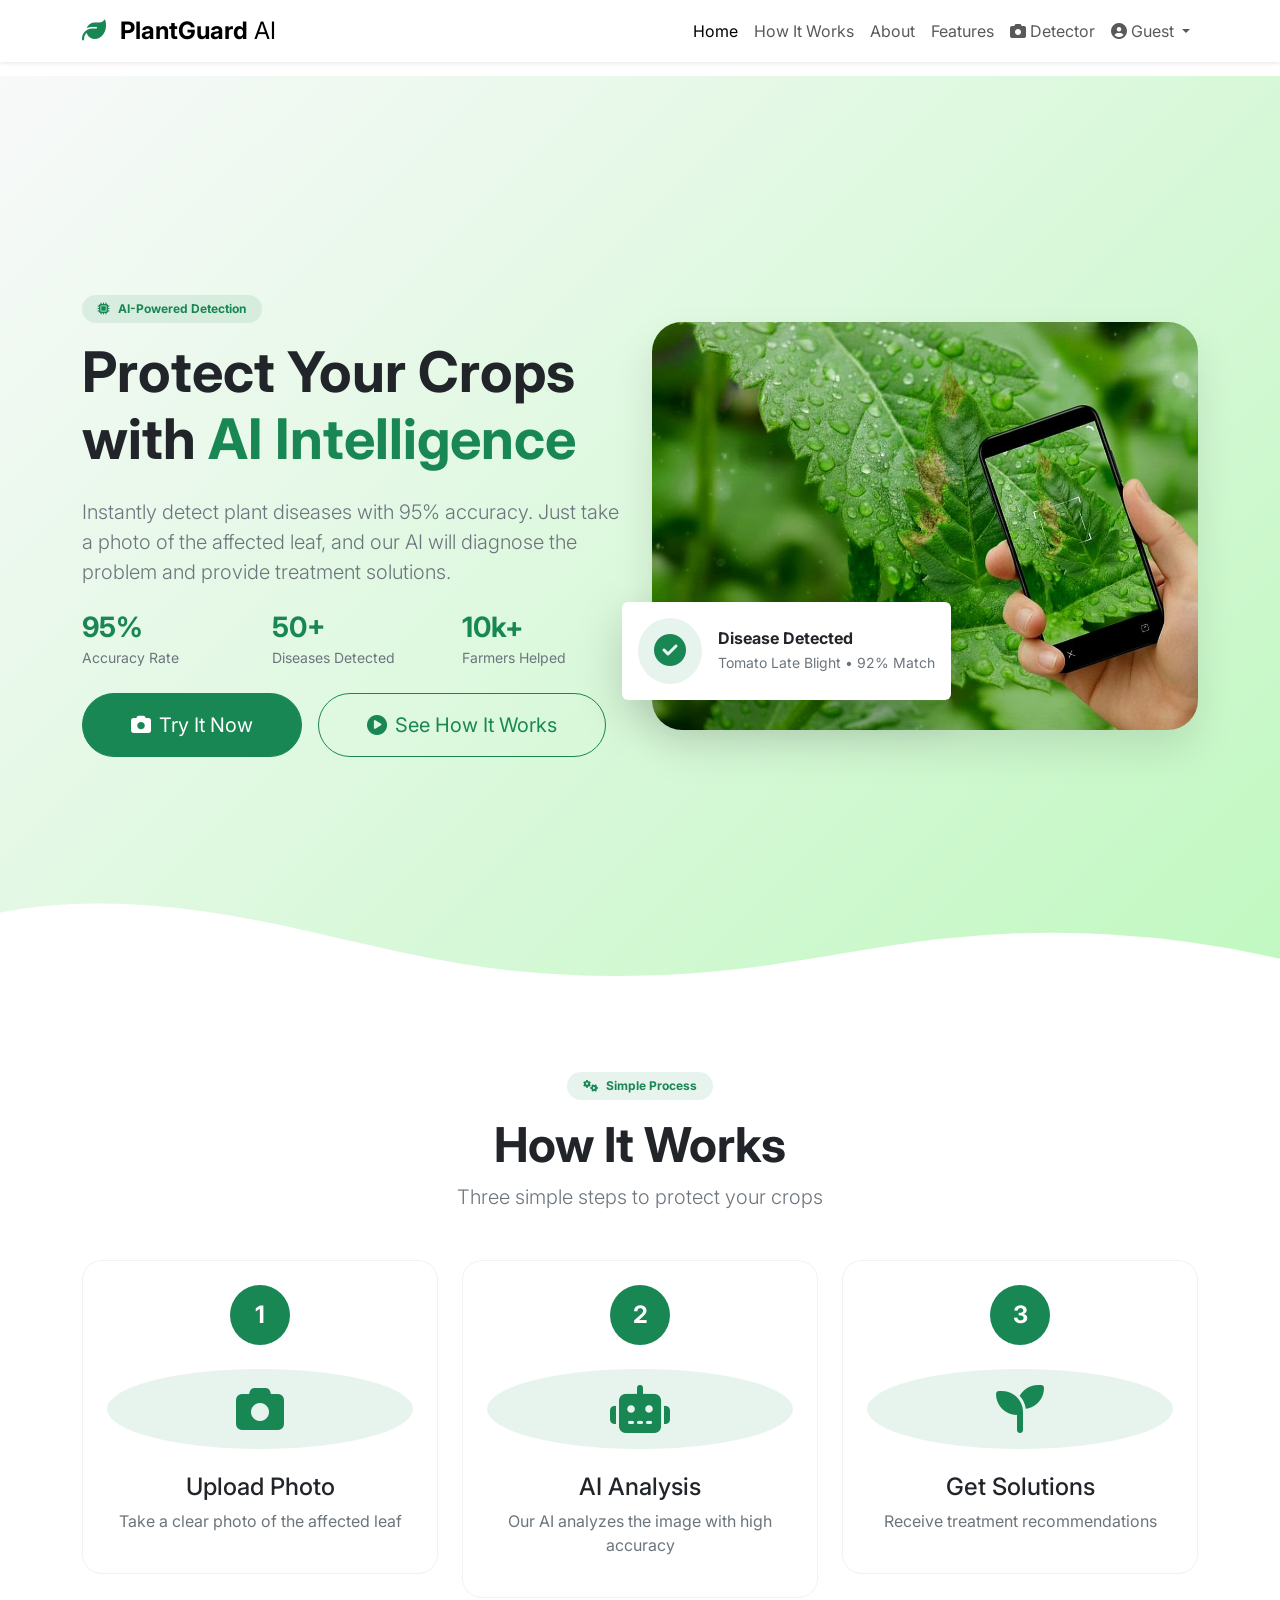
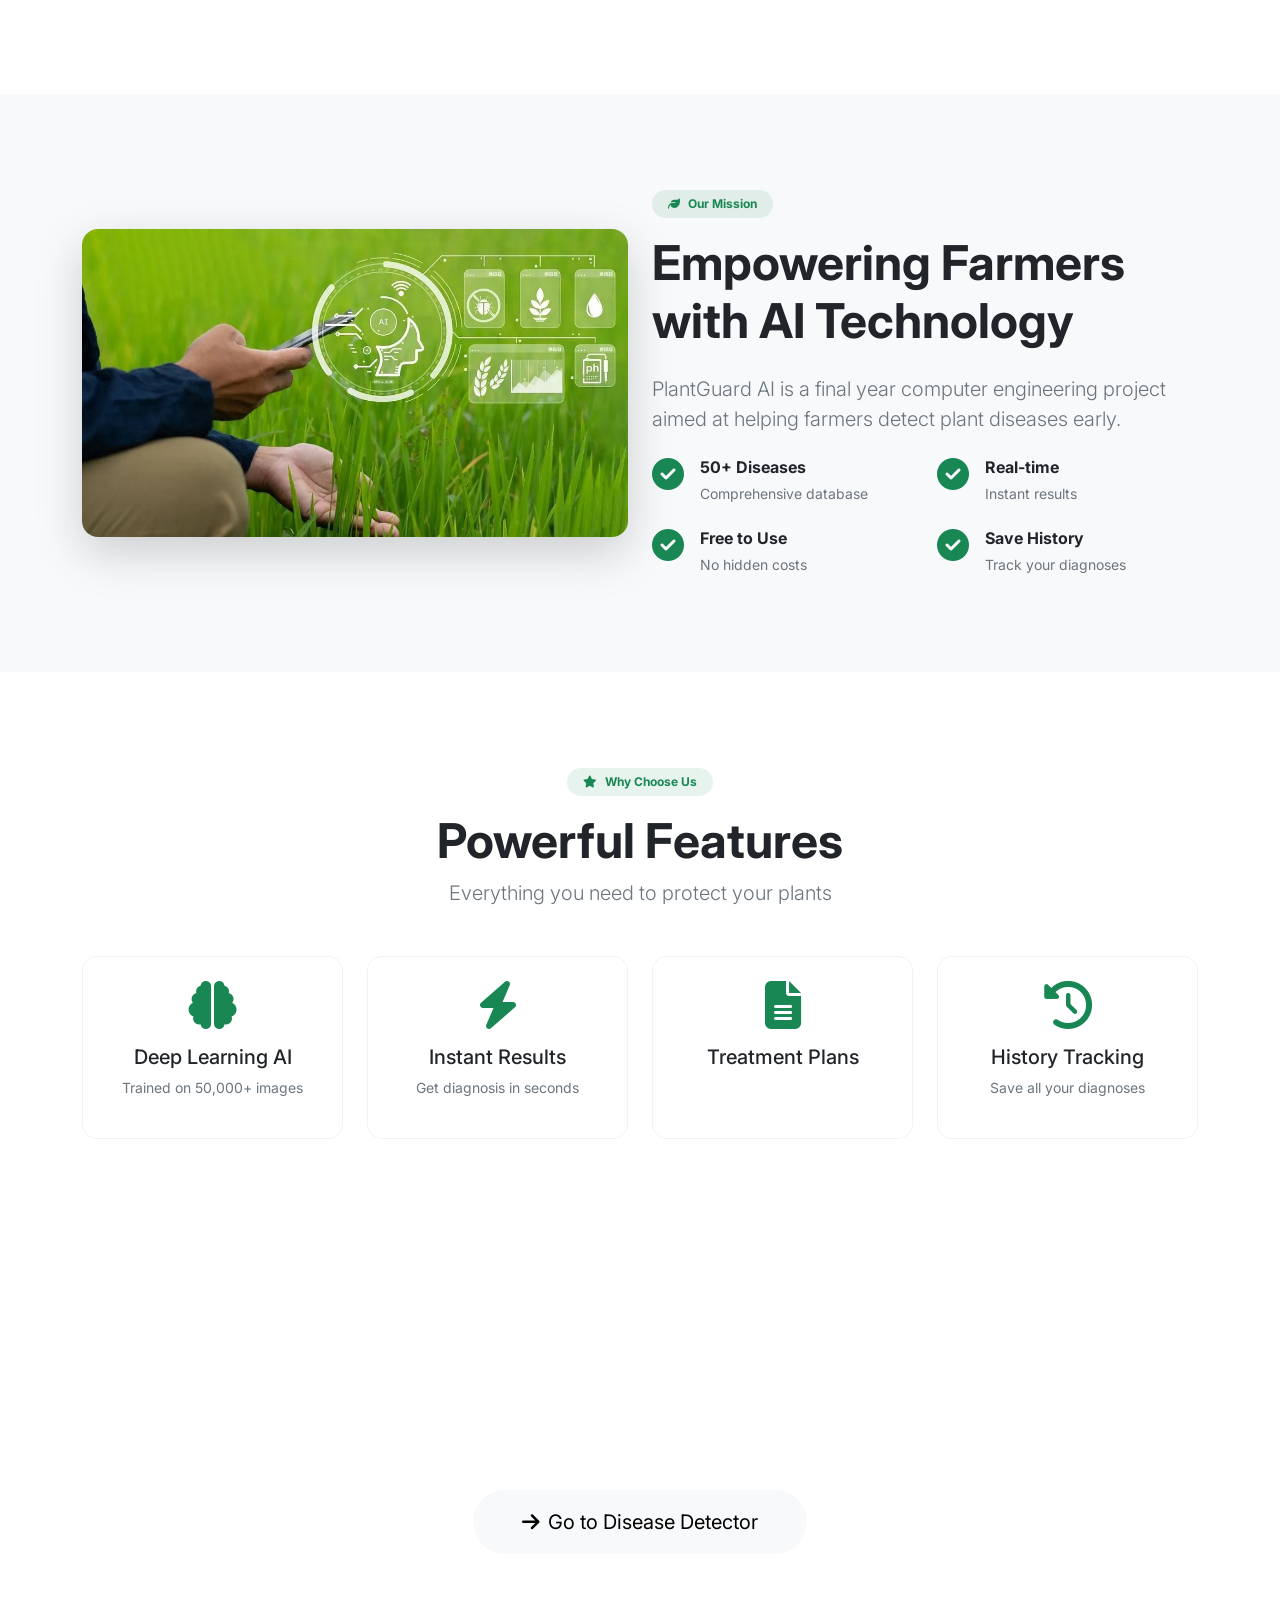
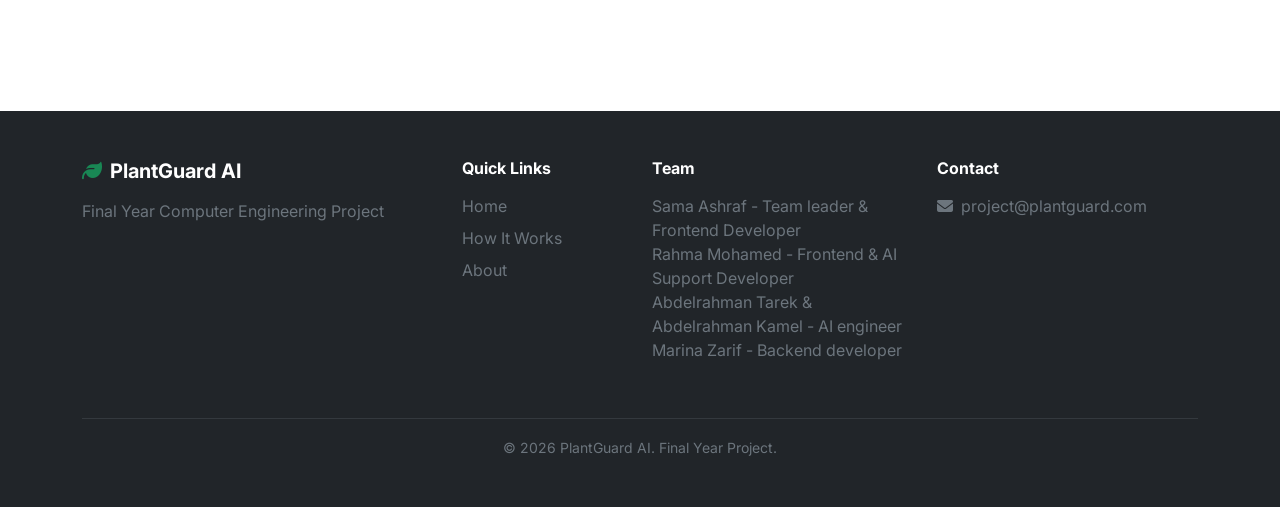
<file: index.html>
<!DOCTYPE html>
<html lang="en">
<head>
    <meta charset="UTF-8">
    <meta name="viewport" content="width=device-width, initial-scale=1.0">
    <link rel="icon" type="image/jpg" href="./img/logo2.png">
    <title>PlantGuard AI - Disease Detection System</title>
    
    <!-- Bootstrap CSS -->
    <link href="https://cdn.jsdelivr.net/npm/bootstrap@5.3.2/dist/css/bootstrap.min.css" rel="stylesheet">
    
    <!-- Font Awesome -->
    <link rel="stylesheet" href="https://cdnjs.cloudflare.com/ajax/libs/font-awesome/6.5.1/css/all.min.css">
    
    <!-- AOS Animation -->
    <link href="https://unpkg.com/aos@2.3.1/dist/aos.css" rel="stylesheet">
    
    <!-- Custom CSS -->
    <link rel="stylesheet" href="./css/style.css">
</head>
<body>

    <!-- Navigation Bar -->
    <nav class="navbar navbar-expand-lg navbar-light bg-white fixed-top shadow-sm">
        <div class="container">
            <a class="navbar-brand" href="index.html">
                <i class="fas fa-leaf text-success me-2"></i>
                <span class="fw-bold">PlantGuard</span> AI
            </a>
            <button class="navbar-toggler" type="button" data-bs-toggle="collapse" data-bs-target="#navbarNav">
                <span class="navbar-toggler-icon"></span>
            </button>
            <div class="collapse navbar-collapse" id="navbarNav">
                <ul class="navbar-nav ms-auto">
                    <li class="nav-item">
                        <a class="nav-link active" href="#home">Home</a>
                    </li>
                    <li class="nav-item">
                        <a class="nav-link" href="#how-it-works">How It Works</a>
                    </li>
                    <li class="nav-item">
                        <a class="nav-link" href="#about">About</a>
                    </li>
                    <li class="nav-item">
                        <a class="nav-link" href="#features">Features</a>
                    </li>
                    <li class="nav-item">
                        <a class="nav-link" href="#" id="navbarDetectorLink">
                            <i class="fas fa-camera me-1"></i>Detector
                        </a>
                    </li>
                    <li class="nav-item dropdown">
                        <a class="nav-link dropdown-toggle" href="#" id="userDropdown" role="button" data-bs-toggle="dropdown">
                            <i class="fas fa-user-circle"></i> <span id="userNameDisplay">Guest</span>
                        </a>
                        <ul class="dropdown-menu dropdown-menu-end" id="userDropdownMenu">
                            <li><a class="dropdown-item" href="#" data-bs-toggle="modal" data-bs-target="#loginModal">Login</a></li>
                            <li><a class="dropdown-item" href="#" data-bs-toggle="modal" data-bs-target="#signupModal">Sign Up</a></li>
                        </ul>
                    </li>
                </ul>
            </div>
        </div>
    </nav>

    <!-- Hero Section -->
    <section id="home" class="hero-section">
        <div class="container">
            <div class="row min-vh-100 align-items-center">
                <div class="col-lg-6" data-aos="fade-right">
                    <span class="badge bg-success bg-opacity-10 text-success px-3 py-2 rounded-pill mb-3">
                        <i class="fas fa-microchip me-2"></i>AI-Powered Detection
                    </span>
                    <h1 class="display-4 fw-bold mb-4">
                        Protect Your Crops with <span class="text-success">AI Intelligence</span>
                    </h1>
                    <p class="lead text-secondary mb-4">
                        Instantly detect plant diseases with 95% accuracy. Just take a photo of the affected leaf, and our AI will diagnose the problem and provide treatment solutions.
                    </p>
                    
                    <!-- Stats -->
                    <div class="row mb-4">
                        <div class="col-4">
                            <h3 class="fw-bold text-success mb-0">95%</h3>
                            <small class="text-secondary">Accuracy Rate</small>
                        </div>
                        <div class="col-4">
                            <h3 class="fw-bold text-success mb-0">50+</h3>
                            <small class="text-secondary">Diseases Detected</small>
                        </div>
                        <div class="col-4">
                            <h3 class="fw-bold text-success mb-0">10k+</h3>
                            <small class="text-secondary">Farmers Helped</small>
                        </div>
                    </div>
                    
                    <!-- CTA Buttons -->
                    <div class="d-flex flex-wrap gap-3">
                        <button class="btn btn-success btn-lg rounded-pill px-5 py-3" id="heroTryNowBtn">
                            <i class="fas fa-camera me-2"></i>Try It Now
                        </button>
                        <a href="#how-it-works" class="btn btn-outline-success btn-lg rounded-pill px-5 py-3">
                            <i class="fas fa-play-circle me-2"></i>See How It Works
                        </a>
                    </div>
                </div>
                
                <!-- Hero Image -->
                <div class="col-lg-6" data-aos="fade-left">
                    <div class="hero-image-wrapper">
                        <img src="img/heroplant.jpeg" alt="Farmer using mobile app" class="img-fluid hero-image">
                        <div class="floating-card">
                            <div class="card border-0 shadow-lg">
                                <div class="card-body">
                                    <div class="d-flex align-items-center">
                                        <div class="bg-success bg-opacity-10 rounded-circle p-3 me-3">
                                            <i class="fas fa-check-circle text-success fa-2x"></i>
                                        </div>
                                        <div>
                                            <h6 class="fw-bold mb-1">Disease Detected</h6>
                                            <p class="small text-secondary mb-0">Tomato Late Blight • 92% Match</p>
                                        </div>
                                    </div>
                                </div>
                            </div>
                        </div>
                    </div>
                </div>
            </div>
        </div>
        <div class="wave-divider">
            <svg viewBox="0 0 1200 120" preserveAspectRatio="none">
                <path d="M321.39,56.44c58-10.79,114.16-30.13,172-41.86,82.39-16.72,168.19-17.73,250.45-.39C823.78,31,906.67,72,985.66,92.83c70.05,18.48,146.53,26.09,214.34,3V0H0V27.35A600.21,600.21,0,0,0,321.39,56.44Z" class="shape-fill"></path>
            </svg>
        </div>
    </section>

    <!-- How It Works Section -->
    <section id="how-it-works" class="py-5">
        <div class="container py-5">
            <div class="text-center mb-5" data-aos="fade-up">
                <span class="badge bg-success bg-opacity-10 text-success px-3 py-2 rounded-pill mb-3">
                    <i class="fas fa-cogs me-2"></i>Simple Process
                </span>
                <h2 class="display-5 fw-bold">How It Works</h2>
                <p class="lead text-secondary col-lg-8 mx-auto">Three simple steps to protect your crops</p>
            </div>
            
            <div class="row g-4">
                <div class="col-md-4" data-aos="fade-up" data-aos-delay="100">
                    <div class="step-card text-center p-4">
                        <div class="step-number mx-auto mb-4">1</div>
                        <div class="icon-wrapper bg-success bg-opacity-10 rounded-circle p-3 mb-4">
                            <i class="fas fa-camera text-success fa-3x"></i>
                        </div>
                        <h4>Upload Photo</h4>
                        <p class="text-secondary">Take a clear photo of the affected leaf</p>
                    </div>
                </div>
                
                <div class="col-md-4" data-aos="fade-up" data-aos-delay="200">
                    <div class="step-card text-center p-4">
                        <div class="step-number mx-auto mb-4">2</div>
                        <div class="icon-wrapper bg-success bg-opacity-10 rounded-circle p-3 mb-4">
                            <i class="fas fa-robot text-success fa-3x"></i>
                        </div>
                        <h4>AI Analysis</h4>
                        <p class="text-secondary">Our AI analyzes the image with high accuracy</p>
                    </div>
                </div>
                
                <div class="col-md-4" data-aos="fade-up" data-aos-delay="300">
                    <div class="step-card text-center p-4">
                        <div class="step-number mx-auto mb-4">3</div>
                        <div class="icon-wrapper bg-success bg-opacity-10 rounded-circle p-3 mb-4">
                            <i class="fas fa-seedling text-success fa-3x"></i>
                        </div>
                        <h4>Get Solutions</h4>
                        <p class="text-secondary">Receive treatment recommendations</p>
                    </div>
                </div>
            </div>
        </div>
    </section>

    <!-- About Section -->
    <section id="about" class="py-5 bg-light">
        <div class="container py-5">
            <div class="row align-items-center">
                <div class="col-lg-6 mb-4 mb-lg-0" data-aos="fade-right">
                    <img src="img/about.webp" alt="Healthy crops" class="img-fluid rounded-4 shadow-lg">
                </div>
                <div class="col-lg-6" data-aos="fade-left">
                    <span class="badge bg-success bg-opacity-10 text-success px-3 py-2 rounded-pill mb-3">
                        <i class="fas fa-leaf me-2"></i>Our Mission
                    </span>
                    <h2 class="display-5 fw-bold mb-4">Empowering Farmers with AI Technology</h2>
                    <p class="lead text-secondary mb-4">
                        PlantGuard AI is a final year computer engineering project aimed at helping farmers detect plant diseases early.
                    </p>
                    
                    <div class="row g-4">
                        <div class="col-6">
                            <div class="d-flex">
                                <i class="fas fa-check-circle text-success fa-2x me-3"></i>
                                <div>
                                    <h6 class="fw-bold mb-1">50+ Diseases</h6>
                                    <small class="text-secondary">Comprehensive database</small>
                                </div>
                            </div>
                        </div>
                        <div class="col-6">
                            <div class="d-flex">
                                <i class="fas fa-check-circle text-success fa-2x me-3"></i>
                                <div>
                                    <h6 class="fw-bold mb-1">Real-time</h6>
                                    <small class="text-secondary">Instant results</small>
                                </div>
                            </div>
                        </div>
                        <div class="col-6">
                            <div class="d-flex">
                                <i class="fas fa-check-circle text-success fa-2x me-3"></i>
                                <div>
                                    <h6 class="fw-bold mb-1">Free to Use</h6>
                                    <small class="text-secondary">No hidden costs</small>
                                </div>
                            </div>
                        </div>
                        <div class="col-6">
                            <div class="d-flex">
                                <i class="fas fa-check-circle text-success fa-2x me-3"></i>
                                <div>
                                    <h6 class="fw-bold mb-1">Save History</h6>
                                    <small class="text-secondary">Track your diagnoses</small>
                                </div>
                            </div>
                        </div>
                    </div>
                </div>
            </div>
        </div>
    </section>

    <!-- Features Section -->
    <section id="features" class="py-5">
        <div class="container py-5">
            <div class="text-center mb-5" data-aos="fade-up">
                <span class="badge bg-success bg-opacity-10 text-success px-3 py-2 rounded-pill mb-3">
                    <i class="fas fa-star me-2"></i>Why Choose Us
                </span>
                <h2 class="display-5 fw-bold">Powerful Features</h2>
                <p class="lead text-secondary col-lg-8 mx-auto">Everything you need to protect your plants</p>
            </div>
            
            <div class="row g-4">
                <div class="col-md-6 col-lg-3" data-aos="flip-left" data-aos-delay="100">
                    <div class="feature-card p-4 text-center">
                        <i class="fas fa-brain text-success fa-3x mb-3"></i>
                        <h5>Deep Learning AI</h5>
                        <p class="text-secondary small">Trained on 50,000+ images</p>
                    </div>
                </div>
                <div class="col-md-6 col-lg-3" data-aos="flip-left" data-aos-delay="200">
                    <div class="feature-card p-4 text-center">
                        <i class="fas fa-bolt text-success fa-3x mb-3"></i>
                        <h5>Instant Results</h5>
                        <p class="text-secondary small">Get diagnosis in seconds</p>
                    </div>
                </div>
                <div class="col-md-6 col-lg-3" data-aos="flip-left" data-aos-delay="300">
                    <div class="feature-card p-4 text-center">
                        <i class="fas fa-file-alt text-success fa-3x mb-3"></i>
                        <h5>Treatment Plans</h5>
                        <p class="text-secondary small"></p>
                    </div>
                </div>
                <div class="col-md-6 col-lg-3" data-aos="flip-left" data-aos-delay="400">
                    <div class="feature-card p-4 text-center">
                        <i class="fas fa-history text-success fa-3x mb-3"></i>
                        <h5>History Tracking</h5>
                        <p class="text-secondary small">Save all your diagnoses</p>
                    </div>
                </div>
            </div>
        </div>
    </section>

    <!-- Call to Action -->
    <section id="detector" class="cta-section py-5">
        <div class="container py-5 text-center">
            <div class="row justify-content-center">
                <div class="col-lg-8">
                    <h2 class="display-5 fw-bold mb-4 text-white">Ready to Protect Your Plants?</h2>
                    <p class="lead mb-5 text-white">
                        Upload a photo now and get instant disease detection results.
                    </p>
                    <button class="btn btn-light btn-lg rounded-pill px-5 py-3" id="ctaDetectorBtn">
                        <i class="fas fa-arrow-right me-2"></i>Go to Disease Detector
                    </button>
                    <p class="small mt-4 text-white opacity-75">
                        <i class="fas me-2"></i>100% free • Create an account to save your history
                    </p>
                </div>
            </div>
        </div>
    </section>

    <!-- Footer -->
    <footer class="bg-dark text-white py-5">
        <div class="container">
            <div class="row">
                <div class="col-lg-4 mb-4">
                    <h5 class="fw-bold mb-3">
                        <i class="fas fa-leaf text-success me-2"></i>PlantGuard AI
                    </h5>
                    <p class="text-secondary">Final Year Computer Engineering Project</p>
                </div>
                <div class="col-lg-2 col-md-4 mb-4">
                    <h6 class="fw-bold mb-3">Quick Links</h6>
                    <ul class="list-unstyled">
                        <li class="mb-2"><a href="#home" class="text-secondary text-decoration-none">Home</a></li>
                        <li class="mb-2"><a href="#how-it-works" class="text-secondary text-decoration-none">How It Works</a></li>
                        <li class="mb-2"><a href="#about" class="text-secondary text-decoration-none">About</a></li>
                    </ul>
                </div>
                <div class="col-lg-3 col-md-4 mb-4">
                    <h6 class="fw-bold mb-3">Team</h6>
                    <ul class="list-unstyled text-secondary">
                        <li>Sama Ashraf - Team leader & Frontend Developer</li>
                        <li>Rahma Mohamed - Frontend & AI Support Developer</li>
                        <li>Abdelrahman Tarek & Abdelrahman Kamel - AI engineer</li>
                        <li>Marina Zarif - Backend developer</li>

                    </ul>
                </div>
                <div class="col-lg-3 col-md-4 mb-4">
                    <h6 class="fw-bold mb-3">Contact</h6>
                    <ul class="list-unstyled text-secondary">
                        <li><i class="fas fa-envelope me-2"></i>project@plantguard.com</li>
                    </ul>
                </div>
            </div>
            <hr class="border-secondary">
            <div class="text-center text-secondary">
                <small>© 2026 PlantGuard AI. Final Year Project.</small>
            </div>
        </div>
    </footer>

    <!-- Login Modal -->
    <div class="modal fade" id="loginModal" tabindex="-1">
        <div class="modal-dialog modal-dialog-centered">
            <div class="modal-content">
                <div class="modal-header border-0">
                    <h5 class="modal-title fw-bold">Welcome Back</h5>
                    <button type="button" class="btn-close" data-bs-dismiss="modal"></button>
                </div>
                <div class="modal-body p-4">
                    <form id="loginForm">
                        <div class="mb-3">
                            <label class="form-label">Email</label>
                            <input type="email" class="form-control" id="loginEmail" required>
                        </div>
                        <div class="mb-3">
                            <label class="form-label">Password</label>
                            <input type="password" class="form-control" id="loginPassword" required>
                        </div>
                        <button type="submit" class="btn btn-success w-100 btn-lg">Login</button>
                        <div class="text-center mt-3">
                            <span class="text-secondary">No account?</span>
                            <a href="#" data-bs-dismiss="modal" data-bs-toggle="modal" data-bs-target="#signupModal">Sign up</a>
                        </div>
                    </form>
                </div>
            </div>
        </div>
    </div>

    <!-- Signup Modal -->
    <div class="modal fade" id="signupModal" tabindex="-1">
        <div class="modal-dialog modal-dialog-centered">
            <div class="modal-content">
                <div class="modal-header border-0">
                    <h5 class="modal-title fw-bold">Create Account</h5>
                    <button type="button" class="btn-close" data-bs-dismiss="modal"></button>
                </div>
                <div class="modal-body p-4">
                    <form id="signupForm">
                        <div class="mb-3">
                            <label class="form-label">Full Name</label>
                            <input type="text" class="form-control" id="signupName" required>
                        </div>
                        <div class="mb-3">
                            <label class="form-label">Email</label>
                            <input type="email" class="form-control" id="signupEmail" required>
                        </div>
                        <div class="mb-3">
                            <label class="form-label">Password</label>
                            <input type="password" class="form-control" id="signupPassword" required>
                        </div>
                        <div class="mb-3">
                            <label class="form-label">Confirm Password</label>
                            <input type="password" class="form-control" id="signupConfirmPassword" required>
                        </div>
                        <div class="mb-3 form-check">
                            <input type="checkbox" class="form-check-input" id="termsCheck">
                            <label class="form-check-label">I agree to the Terms</label>
                        </div>
                        <button type="submit" class="btn btn-success w-100 btn-lg">Sign Up</button>
                        <div class="text-center mt-3">
                            <span class="text-secondary">Have an account?</span>
                            <a href="#" data-bs-dismiss="modal" data-bs-toggle="modal" data-bs-target="#loginModal">Login</a>
                        </div>
                    </form>
                </div>
            </div>
        </div>
    </div>

    <!-- Scripts -->
    <script src="https://cdn.jsdelivr.net/npm/bootstrap@5.3.2/dist/js/bootstrap.bundle.min.js"></script>
    <script src="https://unpkg.com/aos@2.3.1/dist/aos.js"></script>
    <script src="./js/index.js"></script>
</body>
</html>
</file>
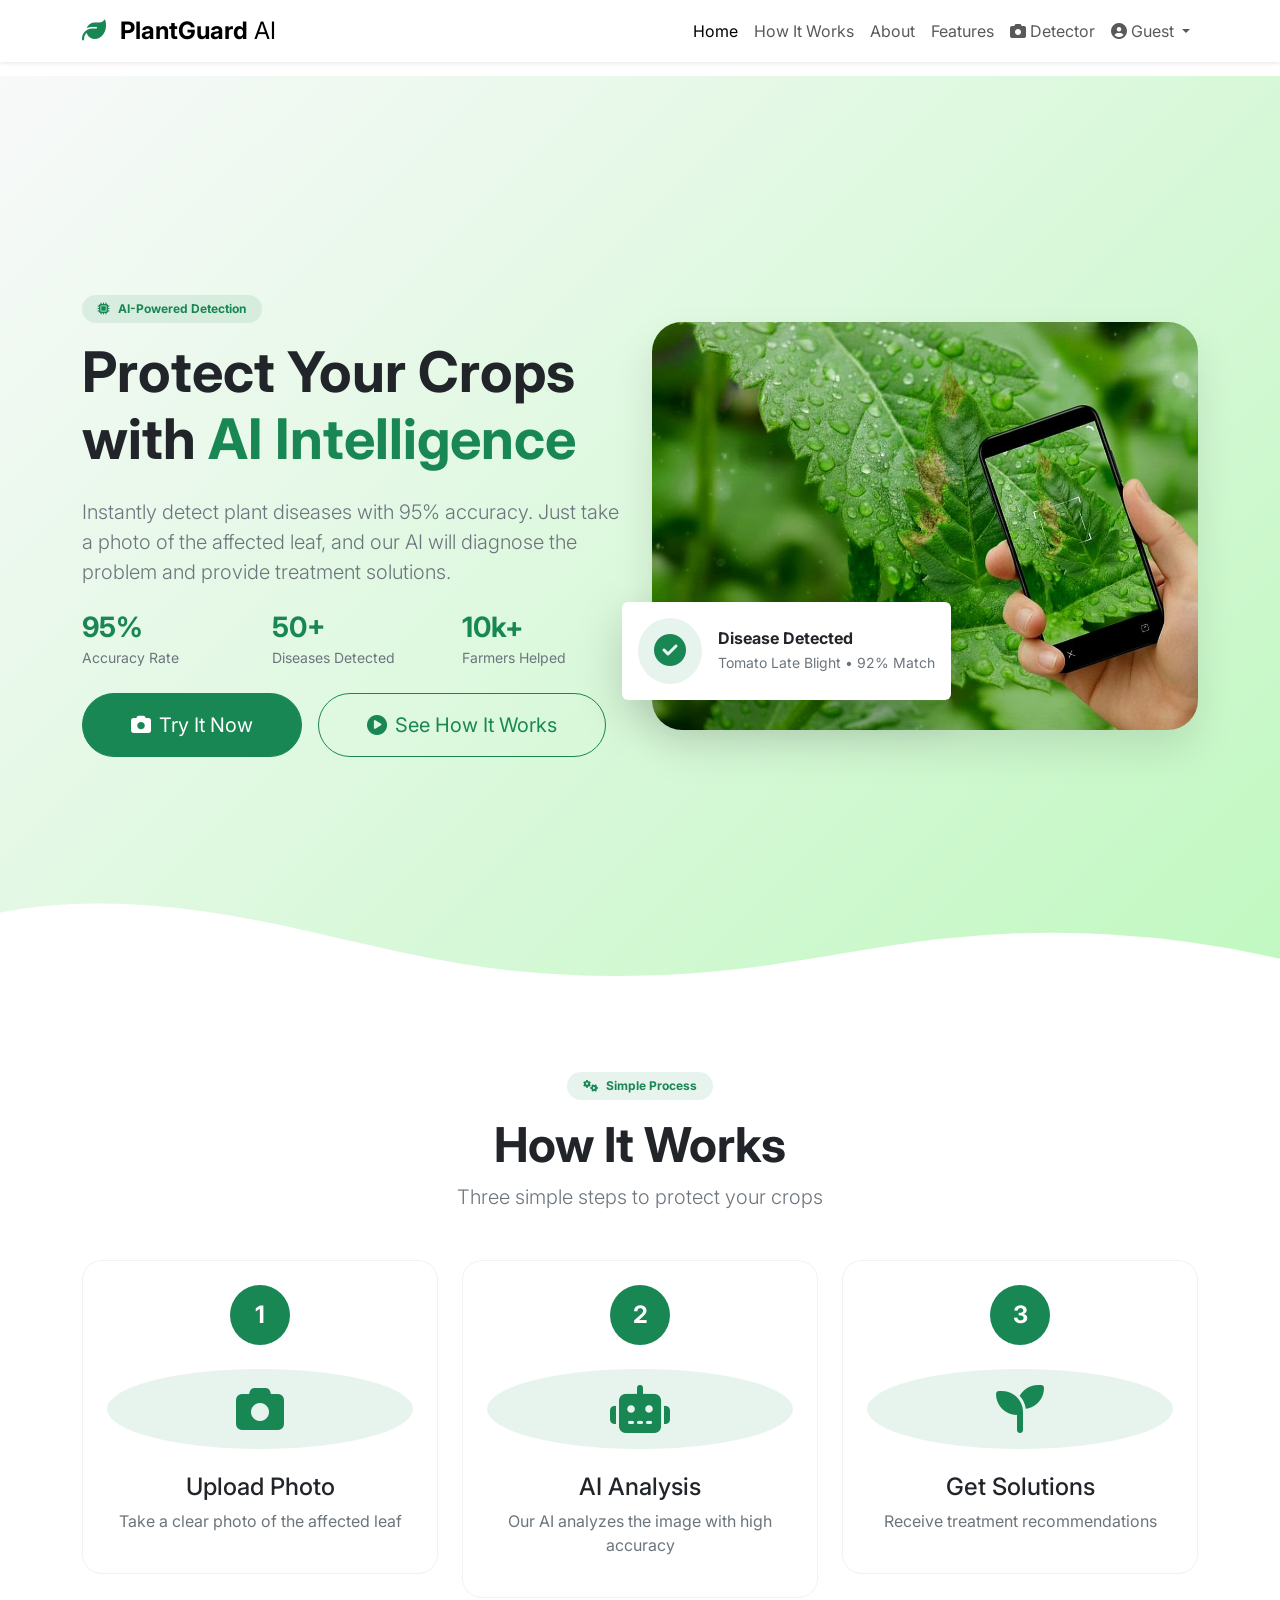
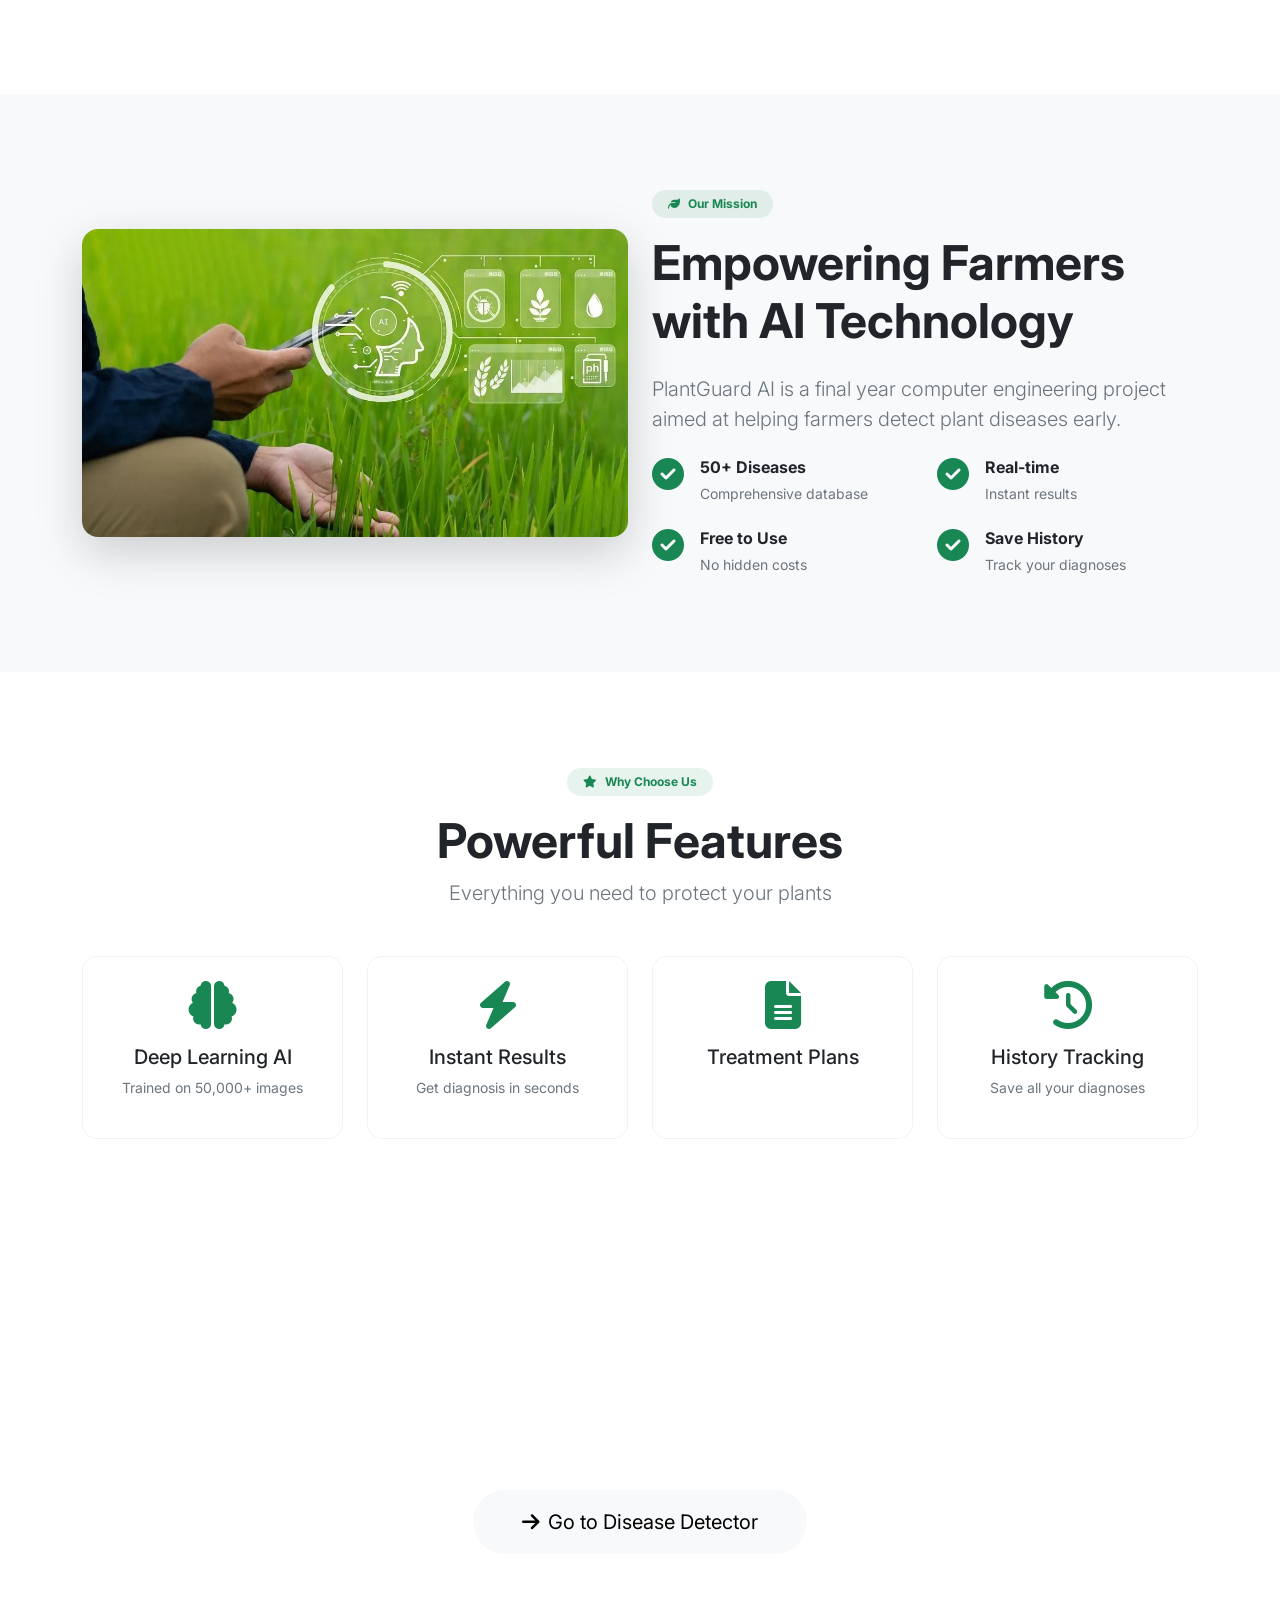
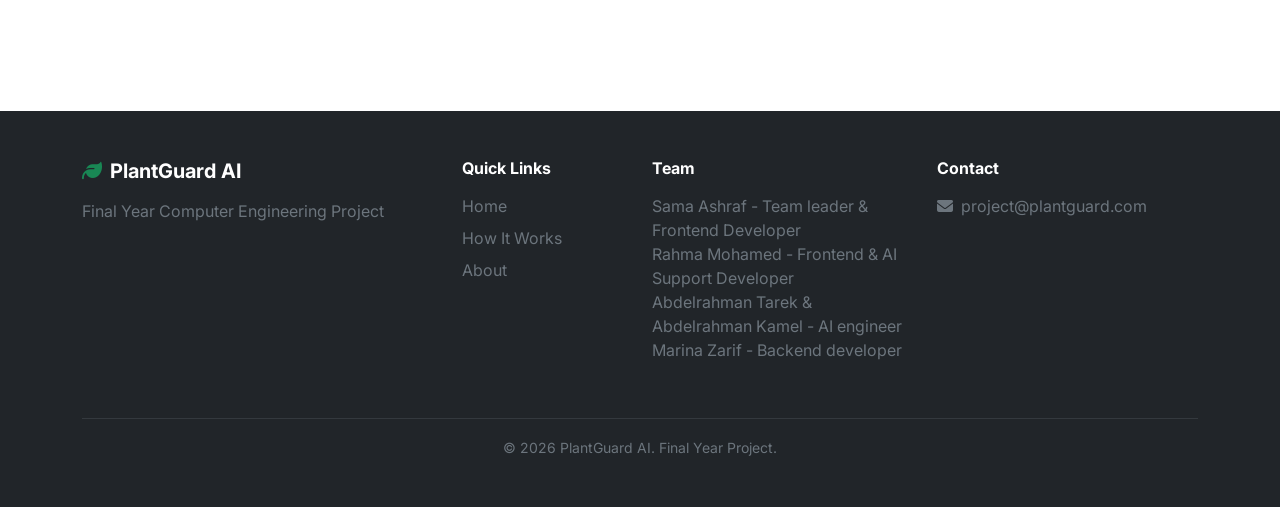
<file: detector.html>
<!DOCTYPE html>
<html lang="en">
<head>
    <meta charset="UTF-8">
    <meta name="viewport" content="width=device-width, initial-scale=1.0">
    <title>Disease Detector - PlantGuard AI</title>

    <!-- Bootstrap 5 CSS -->
    <link href="https://cdn.jsdelivr.net/npm/bootstrap@5.3.2/dist/css/bootstrap.min.css" rel="stylesheet">
    
    <!-- Font Awesome -->
    <link rel="stylesheet" href="https://cdnjs.cloudflare.com/ajax/libs/font-awesome/6.5.1/css/all.min.css">

    <!-- Your CSS -->
    <link rel="stylesheet" href="css/style.css">
    <link rel="stylesheet" href="css/detector.css">
</head>
<body>

    <!-- Navigation Bar (same as your other pages) -->
    <nav class="navbar navbar-expand-lg navbar-light bg-white fixed-top shadow-sm">
        <div class="container">
            <a class="navbar-brand" href="index.html">
                <i class="fas fa-leaf text-success me-2"></i>
                <span class="fw-bold">PlantGuard</span> AI
            </a>
            <button class="navbar-toggler" type="button" data-bs-toggle="collapse" data-bs-target="#navbarNav">
                <span class="navbar-toggler-icon"></span>
            </button>
            <div class="collapse navbar-collapse" id="navbarNav">
                <ul class="navbar-nav ms-auto">
                    <li class="nav-item">
                        <a class="nav-link" href="index.html">Home</a>
                    </li>
                    <li class="nav-item">
                        <a class="nav-link active" href="detector.html">Detector</a>
                    </li>
                    <li class="nav-item">
                        <a class="nav-link" href="history.html">History</a>
                    </li>
                    <li class="nav-item">
                        <a class="nav-link" href="dashboard.html">Dashboard</a>
                    </li>
                    <li class="nav-item">
                        <a class="nav-link" href="profile.html">Profile</a>
                    </li>
                    <li class="nav-item dropdown">
                        <a class="nav-link dropdown-toggle" href="#" id="userDropdown" role="button" data-bs-toggle="dropdown">
                            <i class="fas fa-user-circle"></i> <span id="userName">User</span>
                        </a>
                        <ul class="dropdown-menu dropdown-menu-end">
                            <li><a class="dropdown-item" href="profile.html">Profile</a></li>
                            <li><a class="dropdown-item" href="dashboard.html">Dashboard</a></li>
                            <li><a class="dropdown-item" href="history.html">History</a></li>
                            <li><hr class="dropdown-divider"></li>
                            <li><a class="dropdown-item text-danger" href="#" id="logoutBtn">Logout</a></li>
                        </ul>
                    </li>
                </ul>
            </div>
        </div>
    </nav>

    <!-- Detector Section -->
    <section class="detector-section py-5">
        <div class="container py-5">
            <div class="row">
                <!-- LEFT SIDE - Upload Area -->
                <div class="col-lg-7 mb-4 mb-lg-0">
                    <div class="detector-card p-4">
                        <h2 class="fw-bold text-center mb-3">Plant Disease Detector</h2>
                        <p class="text-center text-secondary">Upload or capture a leaf image</p>

                        <!-- Hidden File Input -->
                        <input type="file" id="fileInput" accept="image/*" hidden>

                        <!-- Upload Area -->
                        <div class="upload-area text-center" id="uploadArea">
                            <div id="uploadContent">
                                <i class="fas fa-cloud-upload-alt fa-4x text-success mb-3"></i>
                                <h5>Choose File or Take Photo</h5>
                                <p class="text-secondary small mb-4">JPG, PNG (Max 5MB)</p>

                                <div class="d-flex justify-content-center gap-3 mt-3">
                                    <button class="btn btn-outline-success" id="browseBtn">
                                        <i class="fas fa-folder-open me-2"></i>Browse Files
                                    </button>
                                    <button class="btn btn-success" id="cameraBtn">
                                        <i class="fas fa-camera me-2"></i>Open Camera
                                    </button>
                                </div>
                            </div>

                            <!-- Camera Container -->
                            <div id="cameraContainer" style="display: none;">
                                <video id="video" autoplay class="img-fluid rounded-3 mb-3"></video>
                                <div class="d-flex gap-2 justify-content-center">
                                    <button class="btn btn-success" id="captureBtn">
                                        <i class="fas fa-camera me-2"></i>Capture Photo
                                    </button>
                                    <button class="btn btn-outline-danger" id="closeCameraBtn">
                                        <i class="fas fa-times me-2"></i>Cancel
                                    </button>
                                </div>
                            </div>

                            <!-- Preview Container -->
                            <div id="previewContainer" style="display: none;">
                                <img id="previewImage" class="img-fluid rounded-3 mb-3">
                                <div>
                                    <button class="btn btn-outline-danger" id="removeBtn">
                                        <i class="fas fa-trash me-2"></i>Remove
                                    </button>
                                </div>
                            </div>
                        </div>

                        <!-- Analyze Button -->
                        <button class="btn btn-success w-100 mt-4 py-3 fw-bold" id="analyzeBtn" disabled>
                            <i class="fas fa-search me-2"></i>Analyze Image
                        </button>

                        <!-- Tips Section -->
                        <div class="tips-section mt-4 p-3 bg-light rounded-3">
                            <h6 class="fw-bold mb-3">
                                <i class="fas fa-lightbulb text-warning me-2"></i>Tips for Best Results
                            </h6>
                            <div class="row g-2">
                                <div class="col-6">
                                    <small><i class="fas fa-check-circle text-success me-1"></i>Use good lighting</small>
                                </div>
                                <div class="col-6">
                                    <small><i class="fas fa-check-circle text-success me-1"></i>Focus on affected area</small>
                                </div>
                                <div class="col-6">
                                    <small><i class="fas fa-check-circle text-success me-1"></i>Avoid blurry images</small>
                                </div>
                                <div class="col-6">
                                    <small><i class="fas fa-check-circle text-success me-1"></i>Single leaf works best</small>
                                </div>
                            </div>
                        </div>
                    </div>
                </div>

                <!-- RIGHT SIDE - Results Area -->
                <div class="col-lg-5">
                    <div class="results-card p-4" id="resultBox">
                        <!-- Empty State -->
                        <div id="emptyState" class="text-center py-5">
                            <i class="fas fa-leaf fa-4x text-success opacity-50 mb-3"></i>
                            <h5>No Analysis Yet</h5>
                            <p class="text-secondary small">Upload or capture an image first</p>
                        </div>

                        <!-- Results (hidden initially) -->
                        <div id="resultsContent" style="display: none;">
                            <div class="text-center mb-4">
                                <span class="badge bg-success bg-opacity-10 text-success p-3" id="resultTag">
                                    ⚕️ Disease Detected
                                </span>
                                <h3 class="mt-3" id="diseaseName">Tomato Late Blight</h3>
                            </div>

                            <!-- Confidence Score -->
                            <div class="mb-4">
                                <div class="d-flex justify-content-between mb-2">
                                    <strong>Confidence Score</strong>
                                    <strong class="text-success" id="confidenceScore">92%</strong>
                                </div>
                                <div class="progress" style="height: 8px;">
                                    <div class="progress-bar bg-success" id="confidenceBar" style="width: 92%"></div>
                                </div>
                            </div>

                            <!-- Tabs -->
                            <ul class="nav nav-tabs nav-fill mb-4" id="myTab" role="tablist">
                                <li class="nav-item">
                                    <button class="nav-link active" data-bs-toggle="tab" data-bs-target="#desc">Description</button>
                                </li>
                                <li class="nav-item">
                                    <button class="nav-link" data-bs-toggle="tab" data-bs-target="#treatment">Treatment</button>
                                </li>
                                <li class="nav-item">
                                    <button class="nav-link" data-bs-toggle="tab" data-bs-target="#prev">Prevention</button>
                                </li>
                            </ul>

                            <div class="tab-content">
                                <div class="tab-pane fade show active" id="desc">
                                    <p id="descText" class="small"></p>
                                </div>
                                <div class="tab-pane fade" id="treatment">
                                    <ul id="treatmentList" class="list-unstyled"></ul>
                                </div>
                                <div class="tab-pane fade" id="prev">
                                    <ul id="preventionList" class="list-unstyled"></ul>
                                </div>
                            </div>

                            <!-- Save Button -->
                            <button class="btn btn-outline-success w-100 mt-4" id="saveResultBtn">
                                <i class="fas fa-bookmark me-2"></i>Save to History
                            </button>
                        </div>
                    </div>
                </div>
            </div>
        </div>
    </section>

    <!-- Footer -->
    <footer class="bg-dark text-white py-4">
        <div class="container text-center">
            <small>© 2024 PlantGuard AI. Final Year Project.</small>
        </div>
    </footer>

    <!-- Scripts -->
    <script src="https://cdn.jsdelivr.net/npm/bootstrap@5.3.2/dist/js/bootstrap.bundle.min.js"></script>
    <script src="js/detector.js"></script>
</body>
</html>
</file>
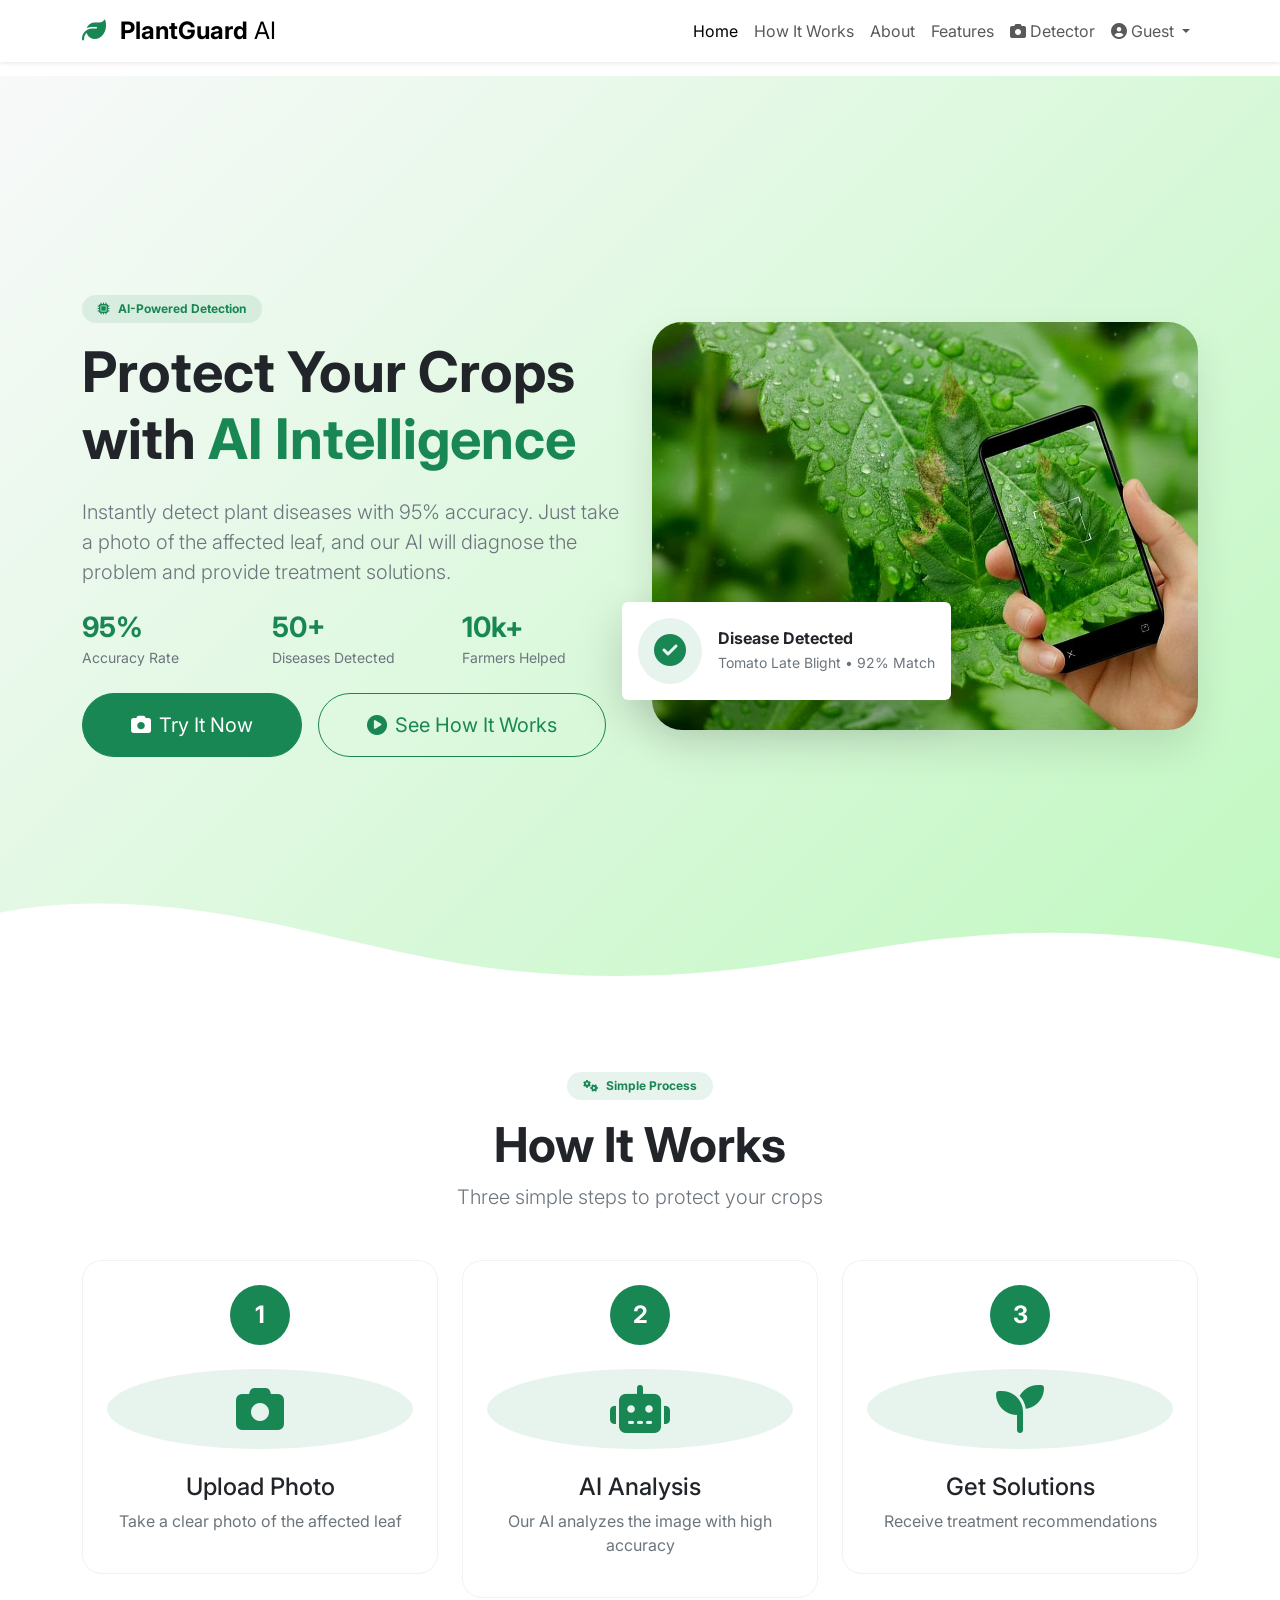
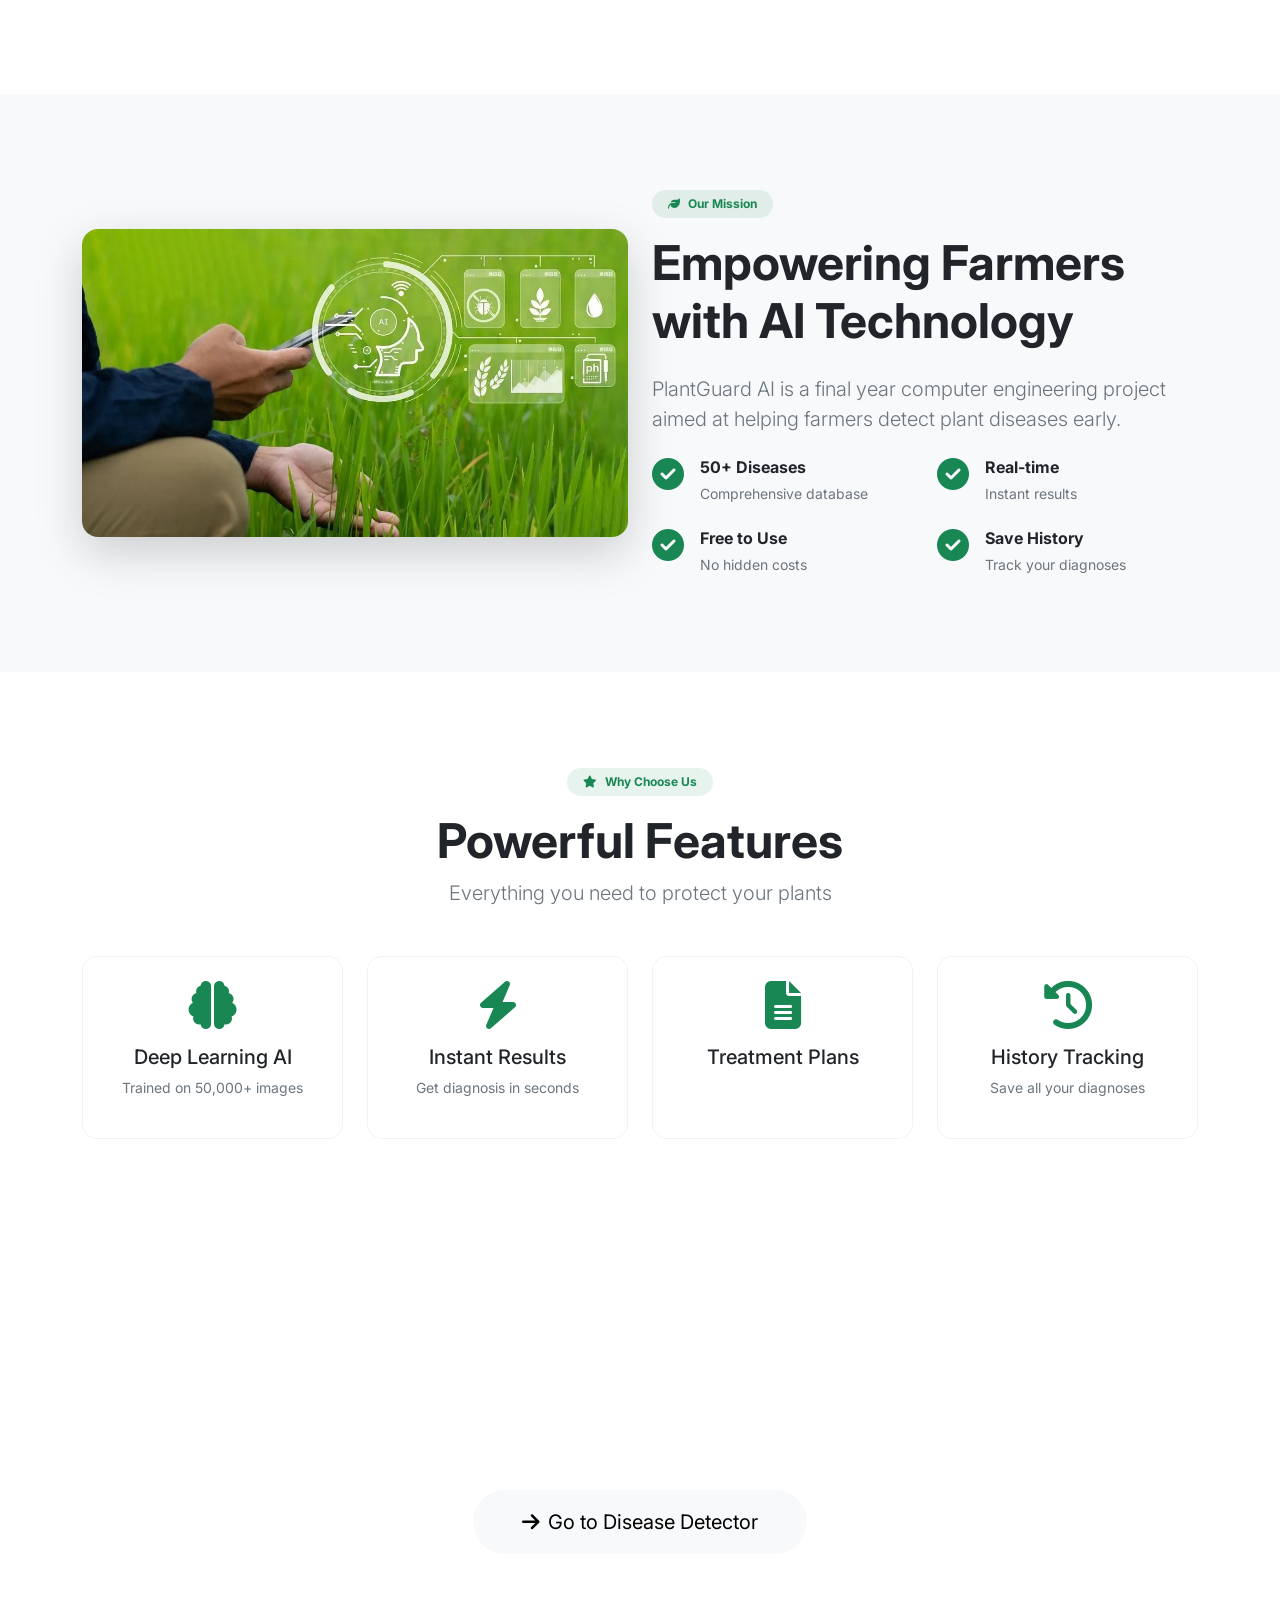
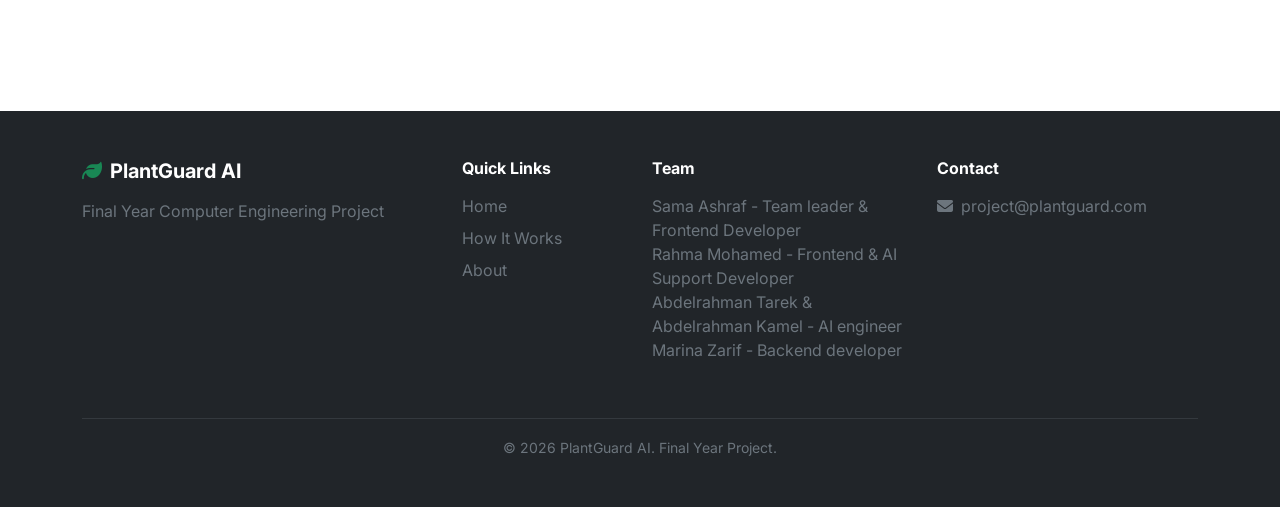
<file: history.html>
<!DOCTYPE html>
<html lang="en">
<head>
    <meta charset="UTF-8">
    <meta name="viewport" content="width=device-width, initial-scale=1.0">
    <title>History - PlantGuard AI</title>
    
    <!-- Bootstrap 5 CSS -->
    <link href="https://cdn.jsdelivr.net/npm/bootstrap@5.3.2/dist/css/bootstrap.min.css" rel="stylesheet">
    
    <!-- Font Awesome -->
    <link rel="stylesheet" href="https://cdnjs.cloudflare.com/ajax/libs/font-awesome/6.5.1/css/all.min.css">
    
    <!-- Custom CSS -->
    <link rel="stylesheet" href="./css/style.css">
    <link rel="stylesheet" href="./css/history.css">
</head>
<body>

    <!-- Navigation Bar -->
    <nav class="navbar navbar-expand-lg navbar-light bg-white fixed-top shadow-sm">
        <div class="container">
            <a class="navbar-brand" href="index.html">
                <i class="fas fa-leaf text-success me-2"></i>
                <span class="fw-bold">PlantGuard</span> AI
            </a>
            <button class="navbar-toggler" type="button" data-bs-toggle="collapse" data-bs-target="#navbarNav">
                <span class="navbar-toggler-icon"></span>
            </button>
            <div class="collapse navbar-collapse" id="navbarNav">
                <ul class="navbar-nav ms-auto">
                    <li class="nav-item">
                        <a class="nav-link" href="index.html">Home</a>
                    </li>
                    <li class="nav-item">
                        <a class="nav-link" href="detector.html">Detector</a>
                    </li>
                    <li class="nav-item">
                        <a class="nav-link active" href="history.html">History</a>
                    </li>
                    <li class="nav-item">
                        <a class="nav-link" href="dashboard.html">Dashboard</a>
                    </li>
                    <li class="nav-item dropdown">
                        <a class="nav-link dropdown-toggle" href="#" id="userDropdown" role="button" data-bs-toggle="dropdown">
                            <i class="fas fa-user-circle"></i> <span id="userNameDisplay">Guest</span>
                        </a>
                        <ul class="dropdown-menu dropdown-menu-end" id="userDropdownMenu"></ul>
                    </li>
                </ul>
            </div>
        </div>
    </nav>

    <!-- History Header -->
    <section class="history-header">
        <div class="container">
            <div class="row align-items-center">
                <div class="col-md-8">
                    <h1 class="display-5 fw-bold mb-3">Detection History</h1>
                    <p class="lead mb-0">Track all your plant disease diagnoses.</p>
                </div>
                <div class="col-md-4 text-md-end">
                    <a href="detector.html" class="btn btn-light btn-lg rounded-pill px-4">
                        <i class="fas fa-plus-circle me-2"></i>New Diagnosis
                    </a>
                </div>
            </div>
        </div>
    </section>

    <!-- Statistics Section -->
    <section class="py-4">
        <div class="container">
            <div class="row g-4">
                <div class="col-md-3 col-6">
                    <div class="stat-card">
                        <h3 class="fw-bold text-success mb-1" id="totalDiagnoses">0</h3>
                        <small class="text-secondary">Total Diagnoses</small>
                    </div>
                </div>
                <div class="col-md-3 col-6">
                    <div class="stat-card">
                        <h3 class="fw-bold text-success mb-1" id="healthyCount">0</h3>
                        <small class="text-secondary">Healthy Plants</small>
                    </div>
                </div>
                <div class="col-md-3 col-6">
                    <div class="stat-card">
                        <h3 class="fw-bold text-success mb-1" id="diseasedCount">0</h3>
                        <small class="text-secondary">Diseases Detected</small>
                    </div>
                </div>
                <div class="col-md-3 col-6">
                    <div class="stat-card">
                        <h3 class="fw-bold text-success mb-1" id="uniquePlants">0</h3>
                        <small class="text-secondary">Plant Types</small>
                    </div>
                </div>
            </div>
        </div>
    </section>

    <!-- History List Section -->
    <section class="py-4 mb-5">
        <div class="container">
            <div id="historyList"></div>
        </div>
    </section>

    <!-- Footer -->
    <footer class="bg-dark text-white py-4">
        <div class="container text-center">
            <small>© 2026 PlantGuard AI. All rights reserved.</small>
        </div>
    </footer>

    <!-- Scripts -->
    <script src="https://cdn.jsdelivr.net/npm/bootstrap@5.3.2/dist/js/bootstrap.bundle.min.js"></script>
    <script src="./js/protection.js"></script>
    <script src="./js/history.js"></script>
</body>
</html>
</file>
<file: css/style.css>
@import url('https://fonts.googleapis.com/css2?family=Inter:wght@300;400;500;600;700&display=swap');

* {
    margin: 0;
    padding: 0;
    box-sizing: border-box;
}

body {
    font-family: 'Inter', sans-serif;
    overflow-x: hidden;
    padding-top: 76px;
}

/* Navigation */
.navbar {
    backdrop-filter: blur(10px);
    background-color: rgba(255, 255, 255, 0.95) !important;
}

.navbar-brand {
    font-size: 1.5rem;
}

/* Hero Section */
.hero-section {
    position: relative;
    background: linear-gradient(135deg, #f8f9fa 0%, #c1f8c1 100%);
    overflow: hidden;
}

.hero-image-wrapper {
    position: relative;
    z-index: 1;
}

.hero-image {
    border-radius: 30px;
    box-shadow: 0 20px 40px rgba(0, 0, 0, 0.1);
    transition: transform 0.5s ease;
}

.hero-image:hover {
    transform: scale(1.02);
}

.floating-card {
    position: absolute;
    bottom: 30px;
    left: -30px;
    animation: float 3s ease-in-out infinite;
}

@keyframes float {
    0%, 100% { transform: translateY(0); }
    50% { transform: translateY(-20px); }
}

/* Wave Divider */
.wave-divider {
    position: absolute;
    bottom: -1px;
    left: 0;
    width: 100%;
    overflow: hidden;
    line-height: 0;
    transform: rotate(180deg);
}

.wave-divider svg {
    position: relative;
    display: block;
    width: calc(100% + 1.3px);
    height: 80px;
}

.wave-divider .shape-fill {
    fill: #FFFFFF;
}

/* Step Cards */
.step-card {
    background: white;
    border-radius: 20px;
    transition: all 0.3s ease;
    border: 1px solid rgba(0, 0, 0, 0.05);
}

.step-card:hover {
    transform: translateY(-10px);
    box-shadow: 0 20px 40px rgba(0, 0, 0, 0.1);
}

.step-number {
    width: 60px;
    height: 60px;
    background: #198754;
    color: white;
    font-size: 24px;
    font-weight: bold;
    border-radius: 50%;
    display: flex;
    align-items: center;
    justify-content: center;
}

/* Feature Cards */
.feature-card {
    background: white;
    border-radius: 15px;
    border: 1px solid rgba(0, 0, 0, 0.05);
    transition: all 0.3s ease;
    height: 100%;
}

.feature-card:hover {
    transform: translateY(-5px);
    box-shadow: 0 15px 30px rgba(0, 100, 0, 0.1);
    border-color: #198754;
}

/* CTA Section with Fixed Background */
.cta-section {
    background-image: linear-gradient(rgba(0, 0, 0, 0.5), rgba(0, 0, 0, 0.7)), url('./../img/detector1.avif');
    background-attachment: fixed;
    background-position: center;
    background-repeat: no-repeat;
    background-size: cover;
    position: relative;
    min-height: 400px;
    display: flex;
    align-items: center;
}

/* Toast Container */
.toast-container {
    z-index: 9999;
}

/* Responsive */
@media (max-width: 768px) {
    body {
        padding-top: 66px;
    }
    
    .hero-section {
        text-align: center;
    }
    
    .floating-card {
        display: none;
    }
    
    .cta-section {
        background-attachment: scroll;
    }
}

/* Smooth Scroll */
html {
    scroll-behavior: smooth;
}

/* Button Hover */
.btn-success {
    transition: all 0.3s ease;
}

.btn-success:hover {
    transform: translateY(-2px);
    box-shadow: 0 10px 20px rgba(25, 135, 84, 0.3);
}
</file>
<file: css/detector.css>
/* Detector Page Specific Styles */

.detector-section {
    min-height: calc(100vh - 300px);
    background: linear-gradient(135deg, #f8f9fa 0%, #f0f7f0 100%);
    margin-top: 76px;
}

/* Detector Card */
.detector-card {
    background: white;
    border-radius: 30px;
    box-shadow: 0 20px 40px rgba(0, 0, 0, 0.05);
    overflow: hidden;
    border: 1px solid rgba(0, 0, 0, 0.05);
    transition: transform 0.3s ease;
}

.detector-card:hover {
    transform: translateY(-5px);
    box-shadow: 0 30px 60px rgba(0, 100, 0, 0.1);
}

/* Upload Area */
.upload-area {
    border: 3px dashed #dee2e6;
    border-radius: 20px;
    padding: 40px 20px;
    transition: all 0.3s ease;
    cursor: pointer;
    position: relative;
    background: #f8f9fa;
}

.upload-area:hover {
    border-color: #198754;
    background: rgba(25, 135, 84, 0.02);
}

.upload-area.dragover {
    border-color: #198754;
    background: rgba(25, 135, 84, 0.05);
    transform: scale(1.02);
}

/* Buttons */
.btn-outline-success {
    border: 2px solid #198754;
    color: #198754;
    font-weight: 600;
    padding: 10px 25px;
    border-radius: 50px;
    transition: all 0.3s ease;
}

.btn-outline-success:hover {
    background: #198754;
    color: white;
    transform: translateY(-2px);
    box-shadow: 0 5px 15px rgba(25,135,84,0.2);
}

.btn-success {
    background: #198754;
    color: white;
    font-weight: 600;
    padding: 10px 25px;
    border-radius: 50px;
    border: none;
    transition: all 0.3s ease;
}

.btn-success:hover {
    background: #146c43;
    transform: translateY(-2px);
    box-shadow: 0 5px 15px rgba(25,135,84,0.3);
}

/* Camera Container */
#cameraContainer {
    margin-top: 20px;
}

#cameraContainer video {
    width: 100%;
    border-radius: 15px;
    box-shadow: 0 5px 20px rgba(0,0,0,0.1);
}

/* Preview Container */
#previewContainer img {
    max-height: 300px;
    border-radius: 15px;
    box-shadow: 0 5px 20px rgba(0,0,0,0.1);
}

/* Results Card */
.results-card {
    background: white;
    border-radius: 30px;
    box-shadow: 0 20px 40px rgba(0, 0, 0, 0.05);
    min-height: 500px;
    border: 1px solid rgba(0, 0, 0, 0.05);
}

/* Tabs */
.nav-tabs {
    border-bottom: 2px solid #dee2e6;
}

.nav-tabs .nav-link {
    border: none;
    color: #6c757d;
    font-weight: 500;
    padding: 10px 0;
    margin: 0 10px;
    position: relative;
    background: transparent;
}

.nav-tabs .nav-link::after {
    content: '';
    position: absolute;
    bottom: -2px;
    left: 0;
    width: 0;
    height: 2px;
    background: #198754;
    transition: width 0.3s ease;
}

.nav-tabs .nav-link:hover::after {
    width: 100%;
}

.nav-tabs .nav-link.active {
    color: #198754;
    background: transparent;
    border: none;
}

.nav-tabs .nav-link.active::after {
    width: 100%;
}

/* Tab Content */
.tab-content ul li {
    margin-bottom: 12px;
    display: flex;
    align-items: center;
    gap: 10px;
    font-size: 0.95rem;
}

.tab-content ul li i {
    color: #198754;
    font-size: 1rem;
}

/* Tips Section */
.tips-section {
    background: #f8f9fa;
    border-radius: 15px;
    padding: 20px;
    border-left: 4px solid #198754;
}

.tips-section h6 {
    color: #212529;
    margin-bottom: 15px;
}

.tips-section small {
    color: #495057;
}

.tips-section small i {
    font-size: 0.9rem;
}

/* Responsive */
@media (max-width: 768px) {
    .detector-section {
        padding-top: 20px;
    }
    
    .upload-area {
        padding: 20px;
    }
    
    .nav-tabs .nav-link {
        font-size: 0.9rem;
        padding: 8px 5px;
    }
    
    .btn-outline-success, .btn-success {
        padding: 8px 20px;
        font-size: 0.95rem;
    }
}
</file>
<file: css/history.css>
.history-header {
    
background-image: linear-gradient(rgba(0, 0, 0, 0.5), rgba(0, 0, 0, 0.7)), url('./../img/detector1.avif');
    background-attachment: fixed;
    background-position: center;
    background-repeat: no-repeat;
    background-size: cover;
    position: relative;

    color: white;
    padding: 60px 0;
    margin-bottom: 40px;
    margin-top: 56px;
}

.stat-card {
    background: white;
    border-radius: 15px;
    padding: 20px;
    box-shadow: 0 5px 15px rgba(0,0,0,0.05);
    text-align: center;
}

.history-item {
    background: white;
    border-radius: 15px;
    padding: 20px;
    margin-bottom: 20px;
    box-shadow: 0 5px 15px rgba(0,0,0,0.05);
    border-left: 4px solid #198754;
}

.history-item.diseased {
    border-left-color: #dc3545;
}

.history-thumbnail {
    width: 80px;
    height: 80px;
    border-radius: 10px;
    object-fit: cover;
}

.confidence-badge {
    background: #e8f5e9;
    color: #198754;
    padding: 5px 12px;
    border-radius: 20px;
    font-weight: 600;
    font-size: 0.9rem;
    display: inline-block;
}

.empty-history {
    background: #f8f9fa;
    border-radius: 20px;
    padding: 60px 20px;
    text-align: center;
}

.date-group {
    margin-bottom: 30px;
}

.date-group h6 {
    color: #6c757d;
    margin-bottom: 15px;
    padding-bottom: 10px;
    border-bottom: 2px solid #e9ecef;
}
</file>
